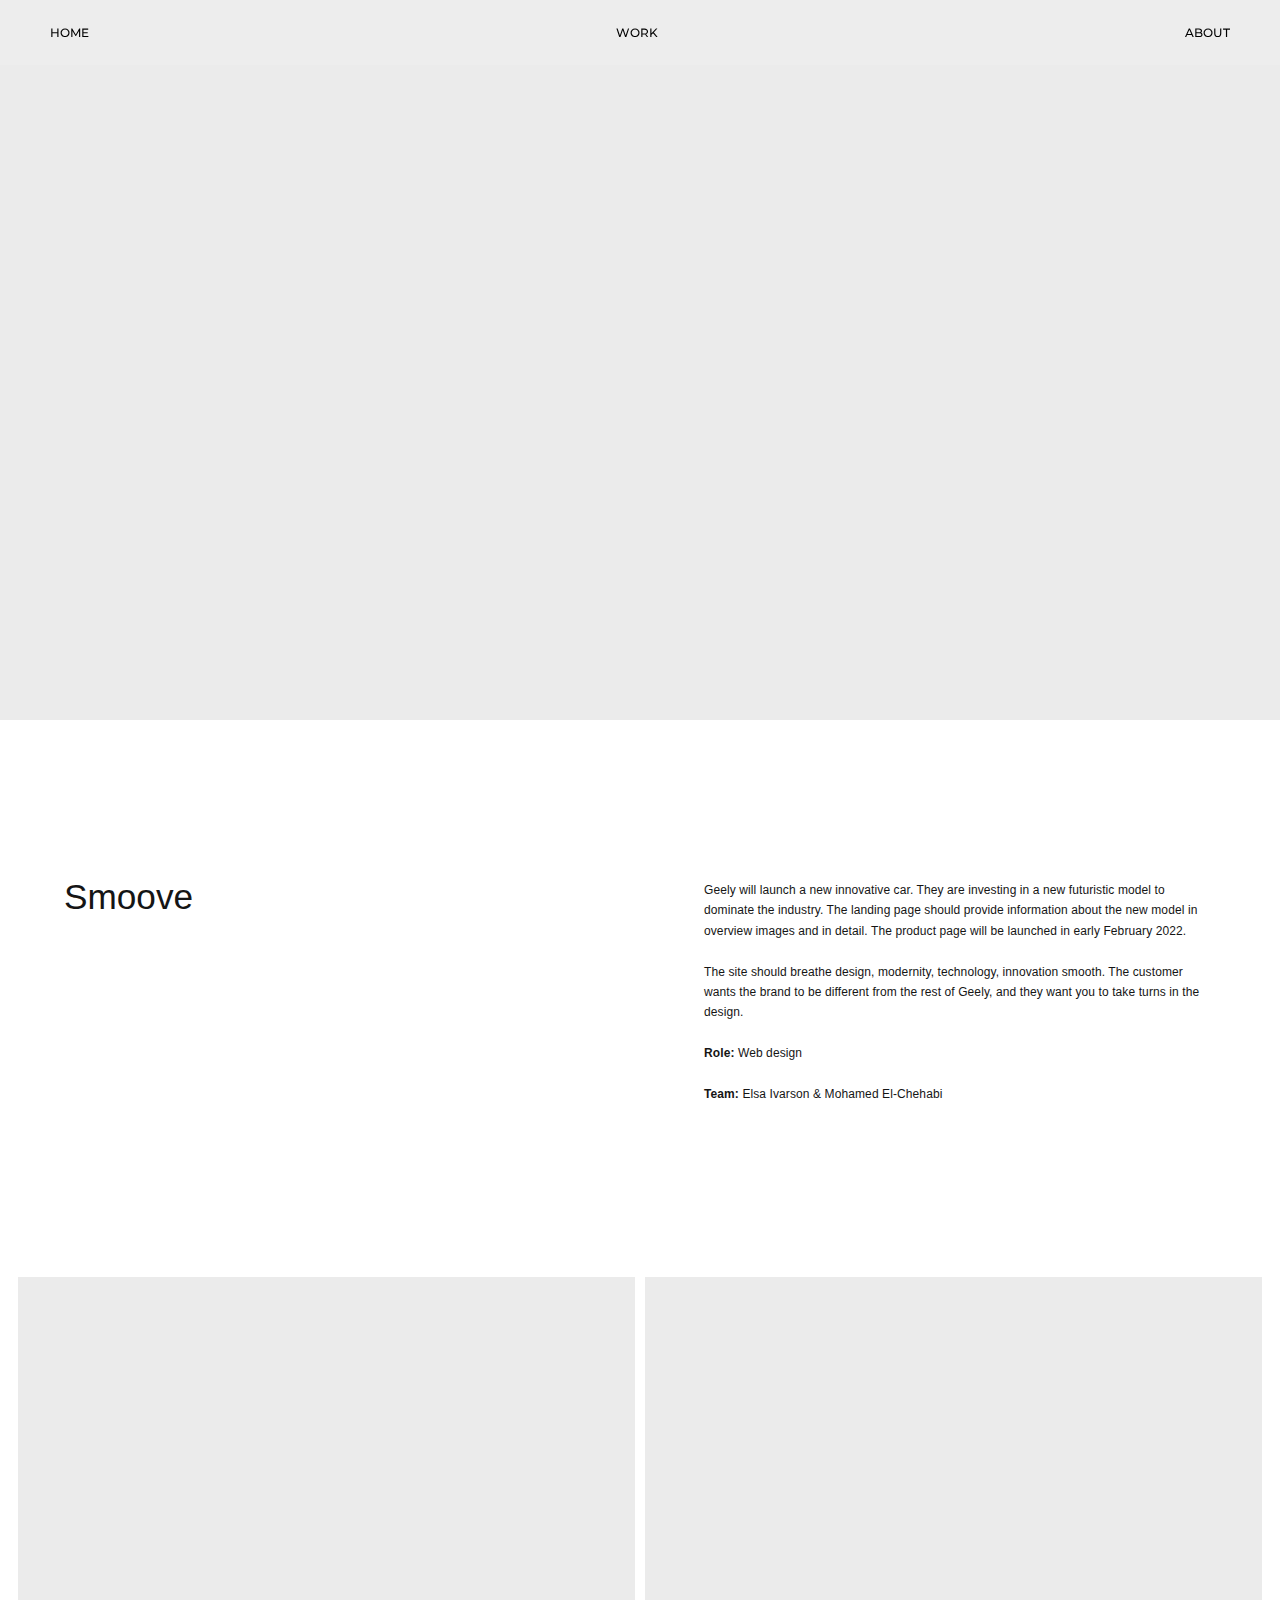
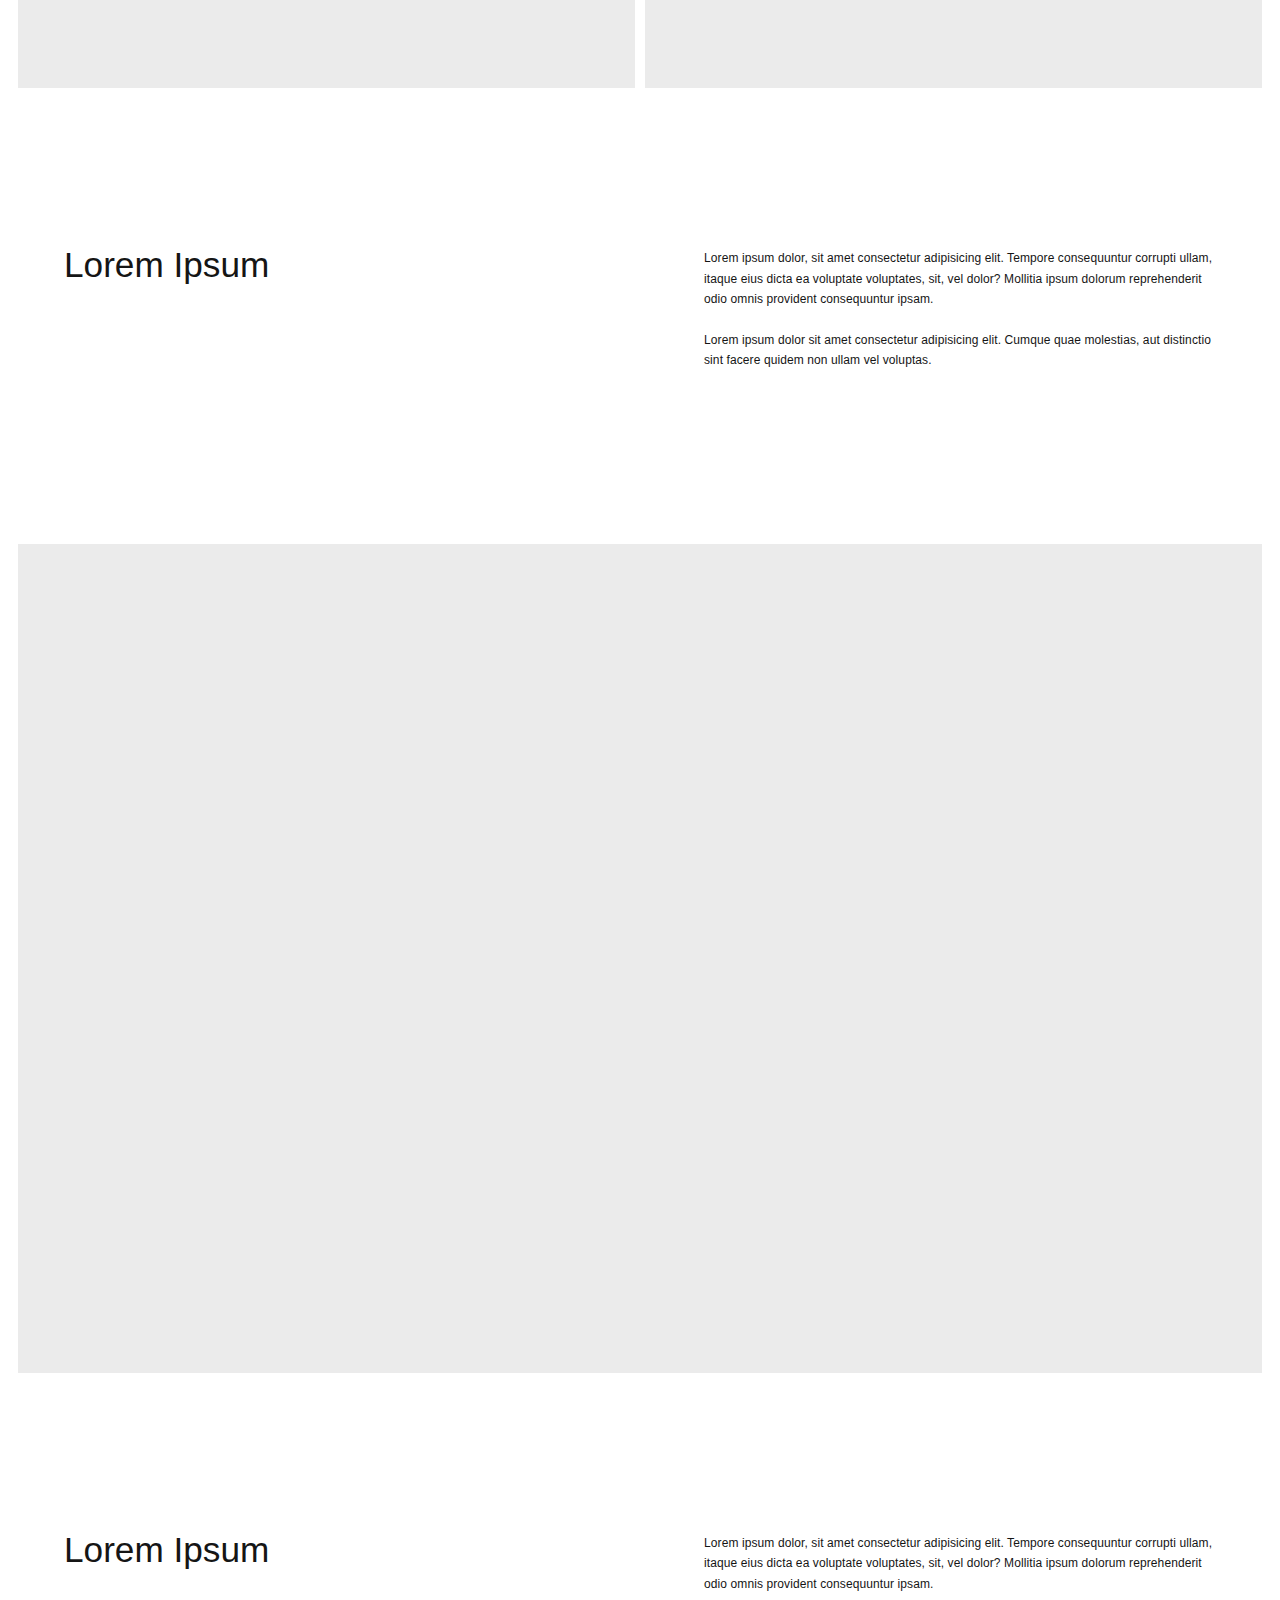
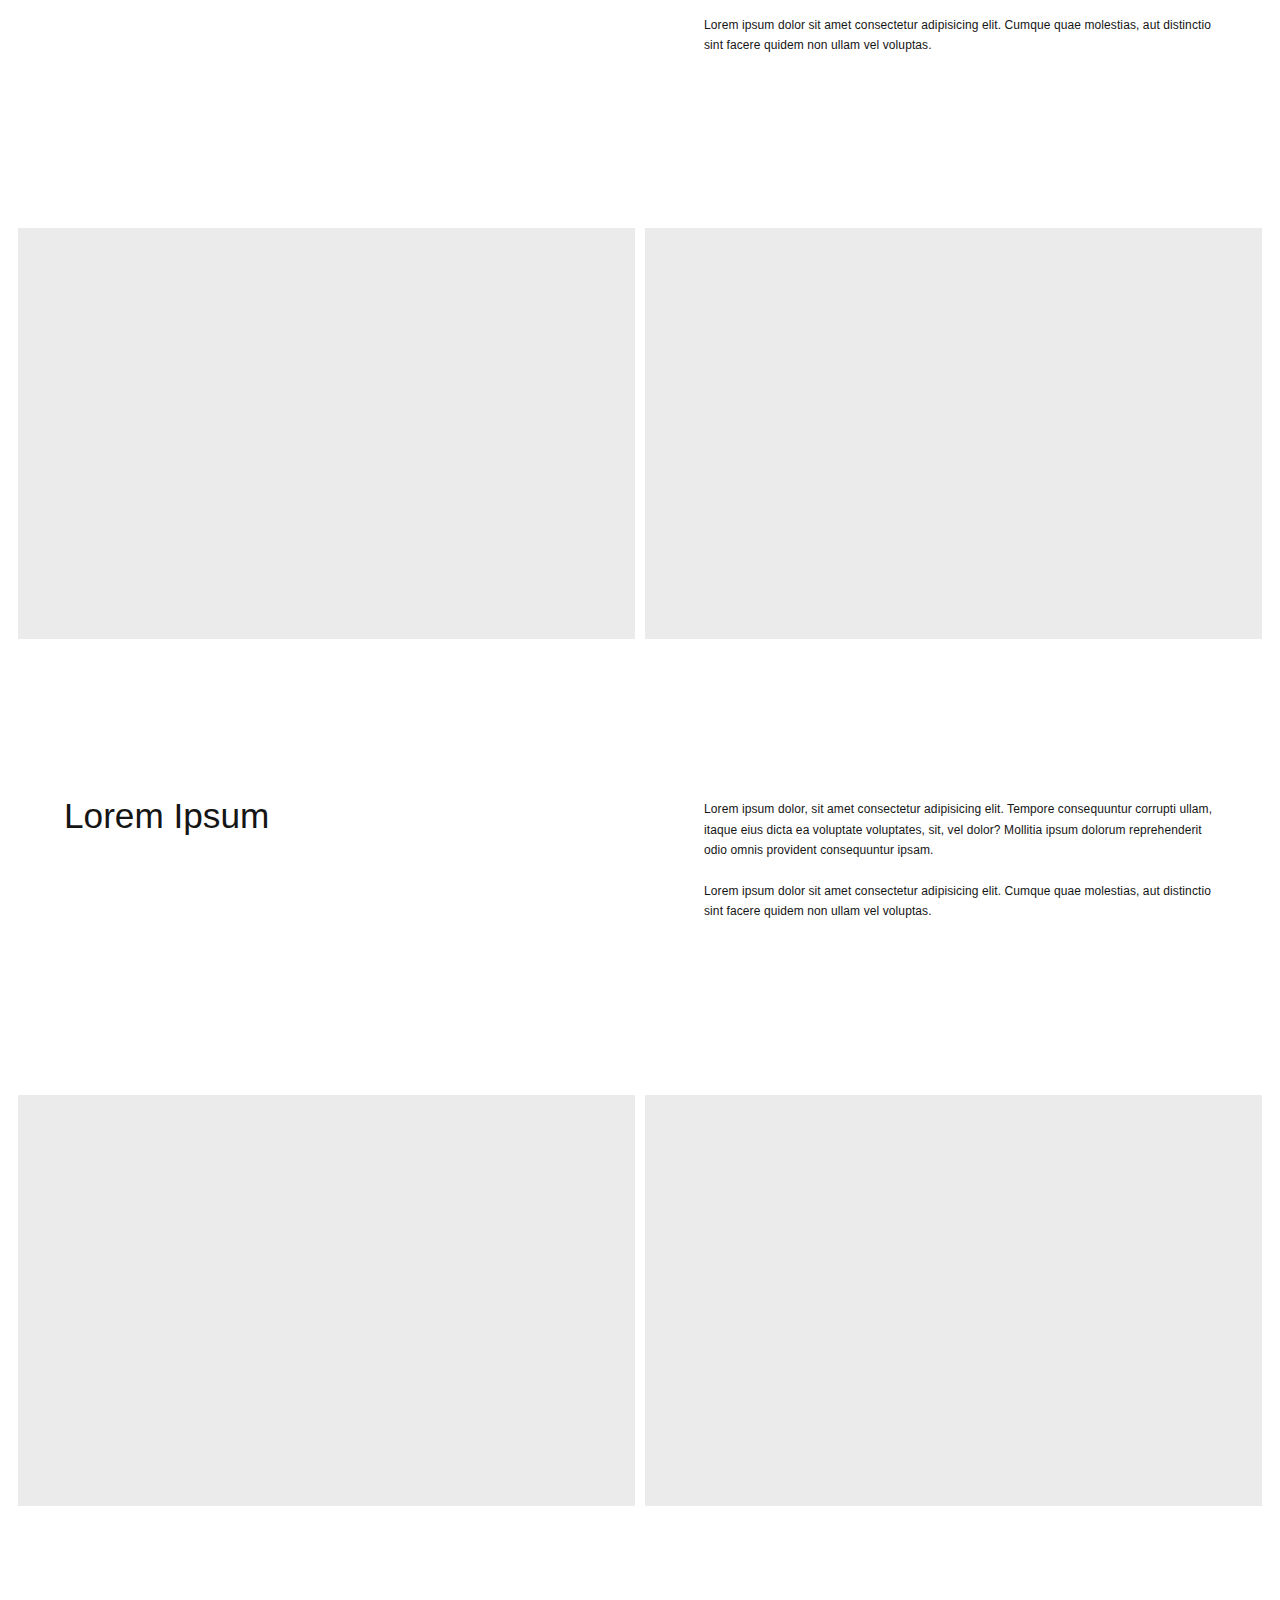
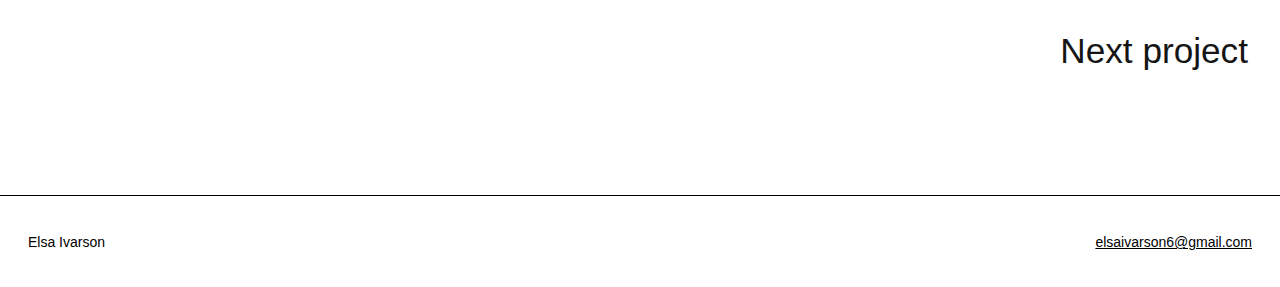
<file: smoove.html>
<!DOCTYPE html>
<html lang="en" dir="ltr">
  <head>
    <meta charset="utf-8" />
    <meta name="viewport" content="width=device-width, initial-scale=1.0" />
    <title>Elsa</title>
    <link rel="icon" href="images/Frame 10.png" />
    <link rel="stylesheet" href="css/case.css" />
    <link rel="preconnect" href="https://fonts.googleapis.com" />
    <link rel="preconnect" href="https://fonts.gstatic.com" crossorigin />
    <link
      href="https://fonts.googleapis.com/css2?family=Montserrat:wght@200;300;400;500;600&display=swap"
      rel="stylesheet"
    />
  </head>
  <body>
    <!-- meny-->
    <header>
      <div class="navigation">
        <a href="index.html">Home</a>
        <a href="index.html">Work</a>
        <a href="about.html">About</a>
      </div>
    </header>

    <!-- head img-->
    <div class="page-container">
      <div id="luxy" class="content-wrap">
        <div class="project-hero-container">
          <img
            src="images/grå.svg"
            loading="lazy"
            sizes="100vw"
            alt=""
            class="project-hero-img"
          />
        </div>
      </div>

      <!-- innehåll-->
      <div class="row">
        <div class="column">
          <h2>Smoove</h2>
        </div>
        <div class="column">
          <p>
            Geely will launch a new innovative car. They are investing in a new
            futuristic model to dominate the industry. The landing page should
            provide information about the new model in overview images and in
            detail. The product page will be launched in early February 2022.<br /><br />
            The site should breathe design, modernity, technology, innovation
            smooth. The customer wants the brand to be different from the rest
            of Geely, and they want you to take turns in the design.
            <br /><br />
            <strong>Role:</strong> Web design <br /><br />
            <strong>Team:</strong> Elsa Ivarson & Mohamed El-Chehabi
          </p>
        </div>
      </div>
      <section>
        <div><img src="images/grå.svg" alt /></div>
        <div><img src="images/grå.svg" alt /></div>
      </section>

      <div class="row">
        <div class="column">
          <h2>Lorem Ipsum</h2>
        </div>
        <div class="column">
          <p>
            Lorem ipsum dolor, sit amet consectetur adipisicing elit. Tempore
            consequuntur corrupti ullam, itaque eius dicta ea voluptate
            voluptates, sit, vel dolor? Mollitia ipsum dolorum reprehenderit
            odio omnis provident consequuntur ipsam.<br /><br />Lorem ipsum
            dolor sit amet consectetur adipisicing elit. Cumque quae molestias,
            aut distinctio sint facere quidem non ullam vel voluptas.
          </p>
        </div>
      </div>
      <section>
        <div><img src="images/grå.svg" alt /></div>
      </section>

      <div class="row">
        <div class="column">
          <h2>Lorem Ipsum</h2>
        </div>
        <div class="column">
          <p>
            Lorem ipsum dolor, sit amet consectetur adipisicing elit. Tempore
            consequuntur corrupti ullam, itaque eius dicta ea voluptate
            voluptates, sit, vel dolor? Mollitia ipsum dolorum reprehenderit
            odio omnis provident consequuntur ipsam.<br /><br />Lorem ipsum
            dolor sit amet consectetur adipisicing elit. Cumque quae molestias,
            aut distinctio sint facere quidem non ullam vel voluptas.
          </p>
        </div>
      </div>
      <section>
        <div><img src="images/grå.svg" alt /></div>
        <div><img src="images/grå.svg" alt /></div>
      </section>
      <div class="row">
        <div class="column">
          <h2>Lorem Ipsum</h2>
        </div>
        <div class="column">
          <p>
            Lorem ipsum dolor, sit amet consectetur adipisicing elit. Tempore
            consequuntur corrupti ullam, itaque eius dicta ea voluptate
            voluptates, sit, vel dolor? Mollitia ipsum dolorum reprehenderit
            odio omnis provident consequuntur ipsam.<br /><br />Lorem ipsum
            dolor sit amet consectetur adipisicing elit. Cumque quae molestias,
            aut distinctio sint facere quidem non ullam vel voluptas.
          </p>
        </div>
      </div>
      <section>
        <div><img src="images/grå.svg" alt /></div>
        <div><img src="images/grå.svg" alt /></div>
      </section>

      <div class="row">
        <div class="next-project">
          <a href="vaccin.html"><h3>Next project</h3></a>
        </div>
      </div>
    </div>

    <!-- innehåll slut -->

    <!-- footer -->
    <footer>
      <foot-container>
        <div class="contact">Elsa Ivarson</div>
        <div class="contact">
          <a class="footerlink" href="mailto:elsaivarson6@gmail.com"
            >elsaivarson6@gmail.com</a
          >
        </div>
      </foot-container>
    </footer>
  </body>
</html>
</file>
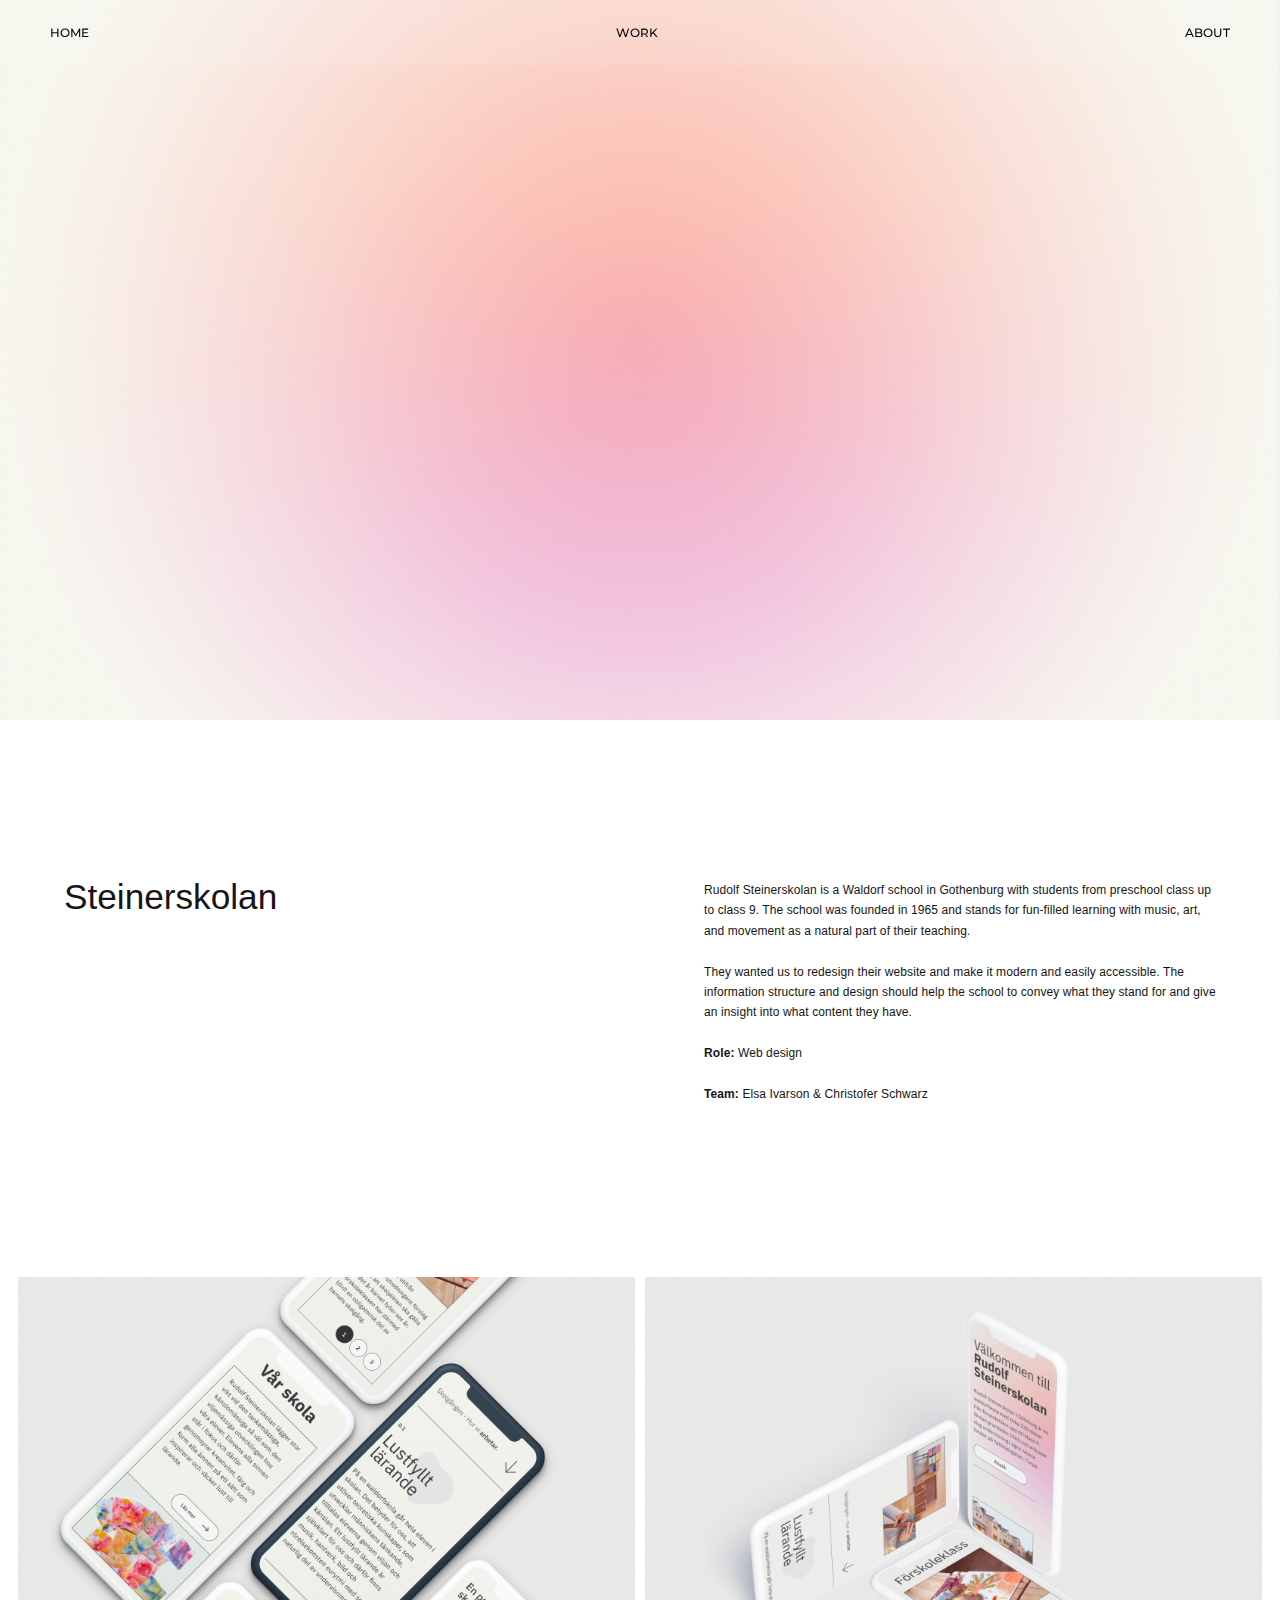
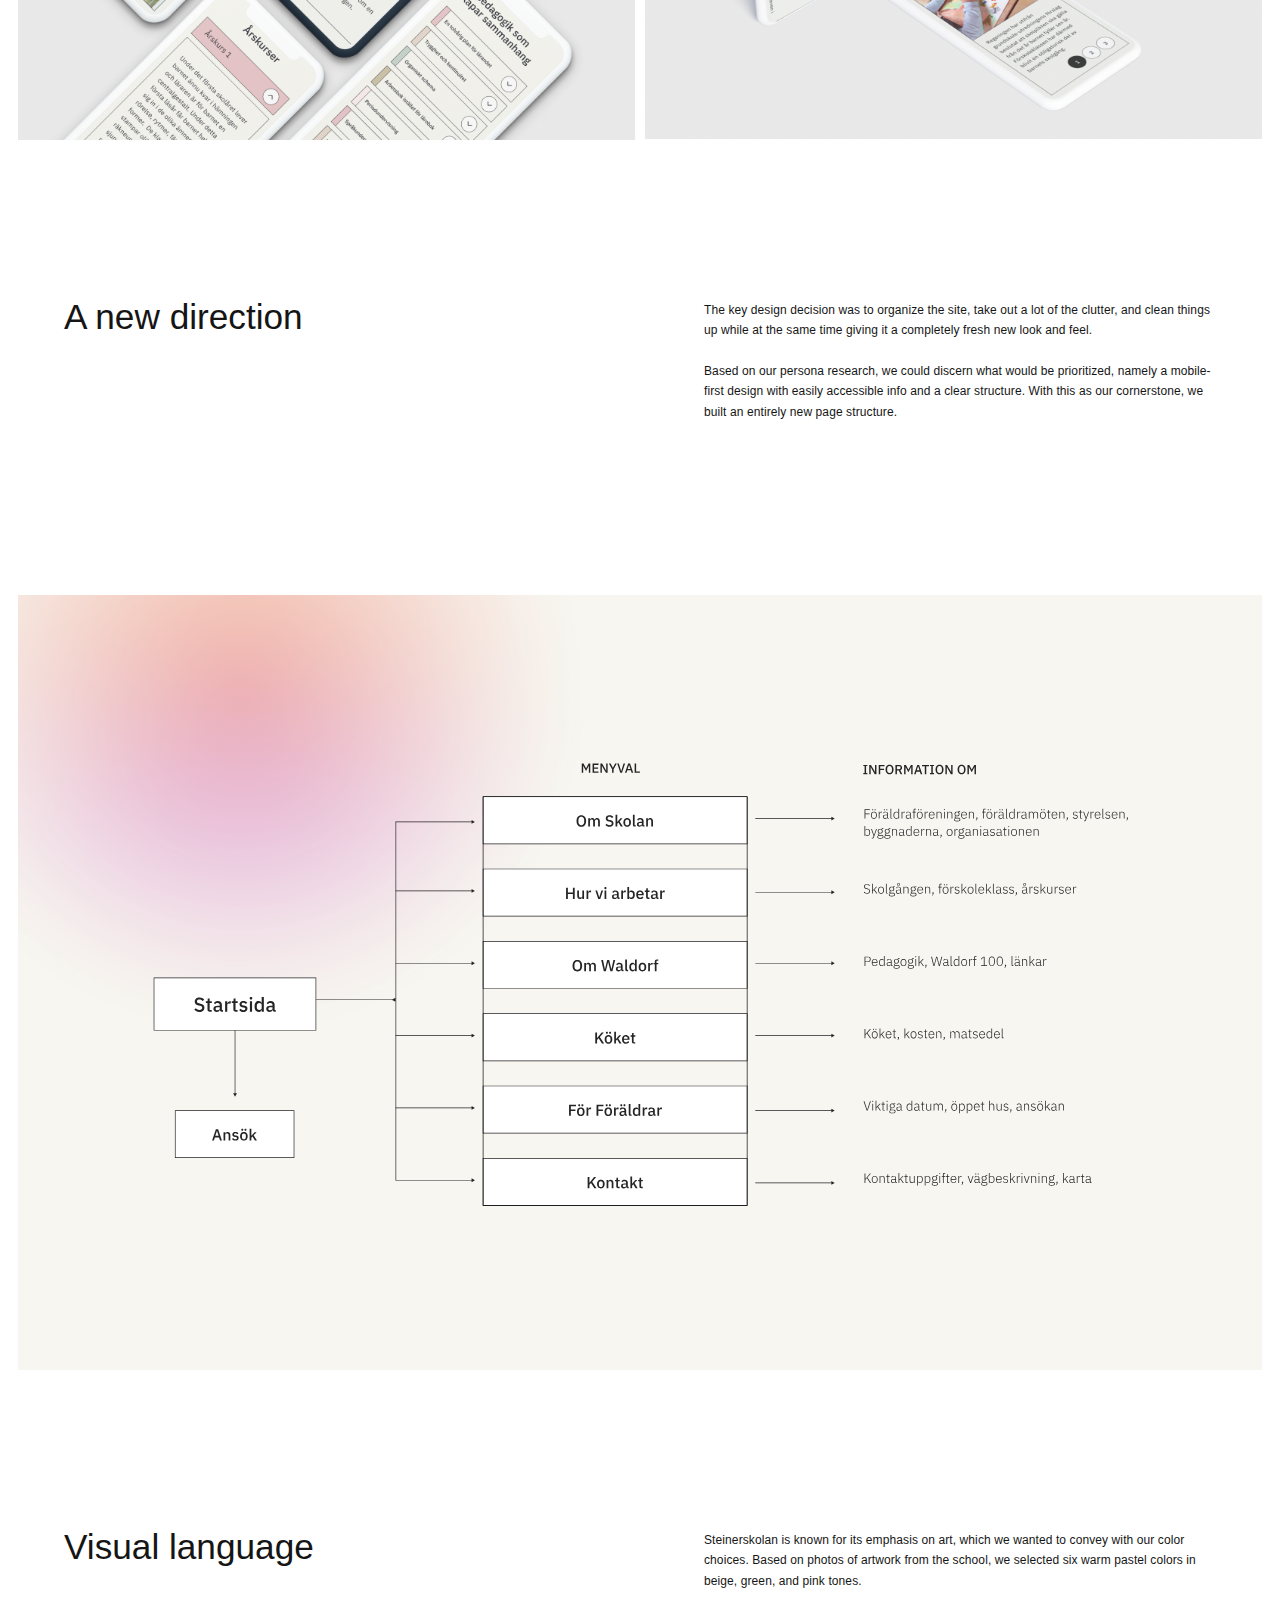
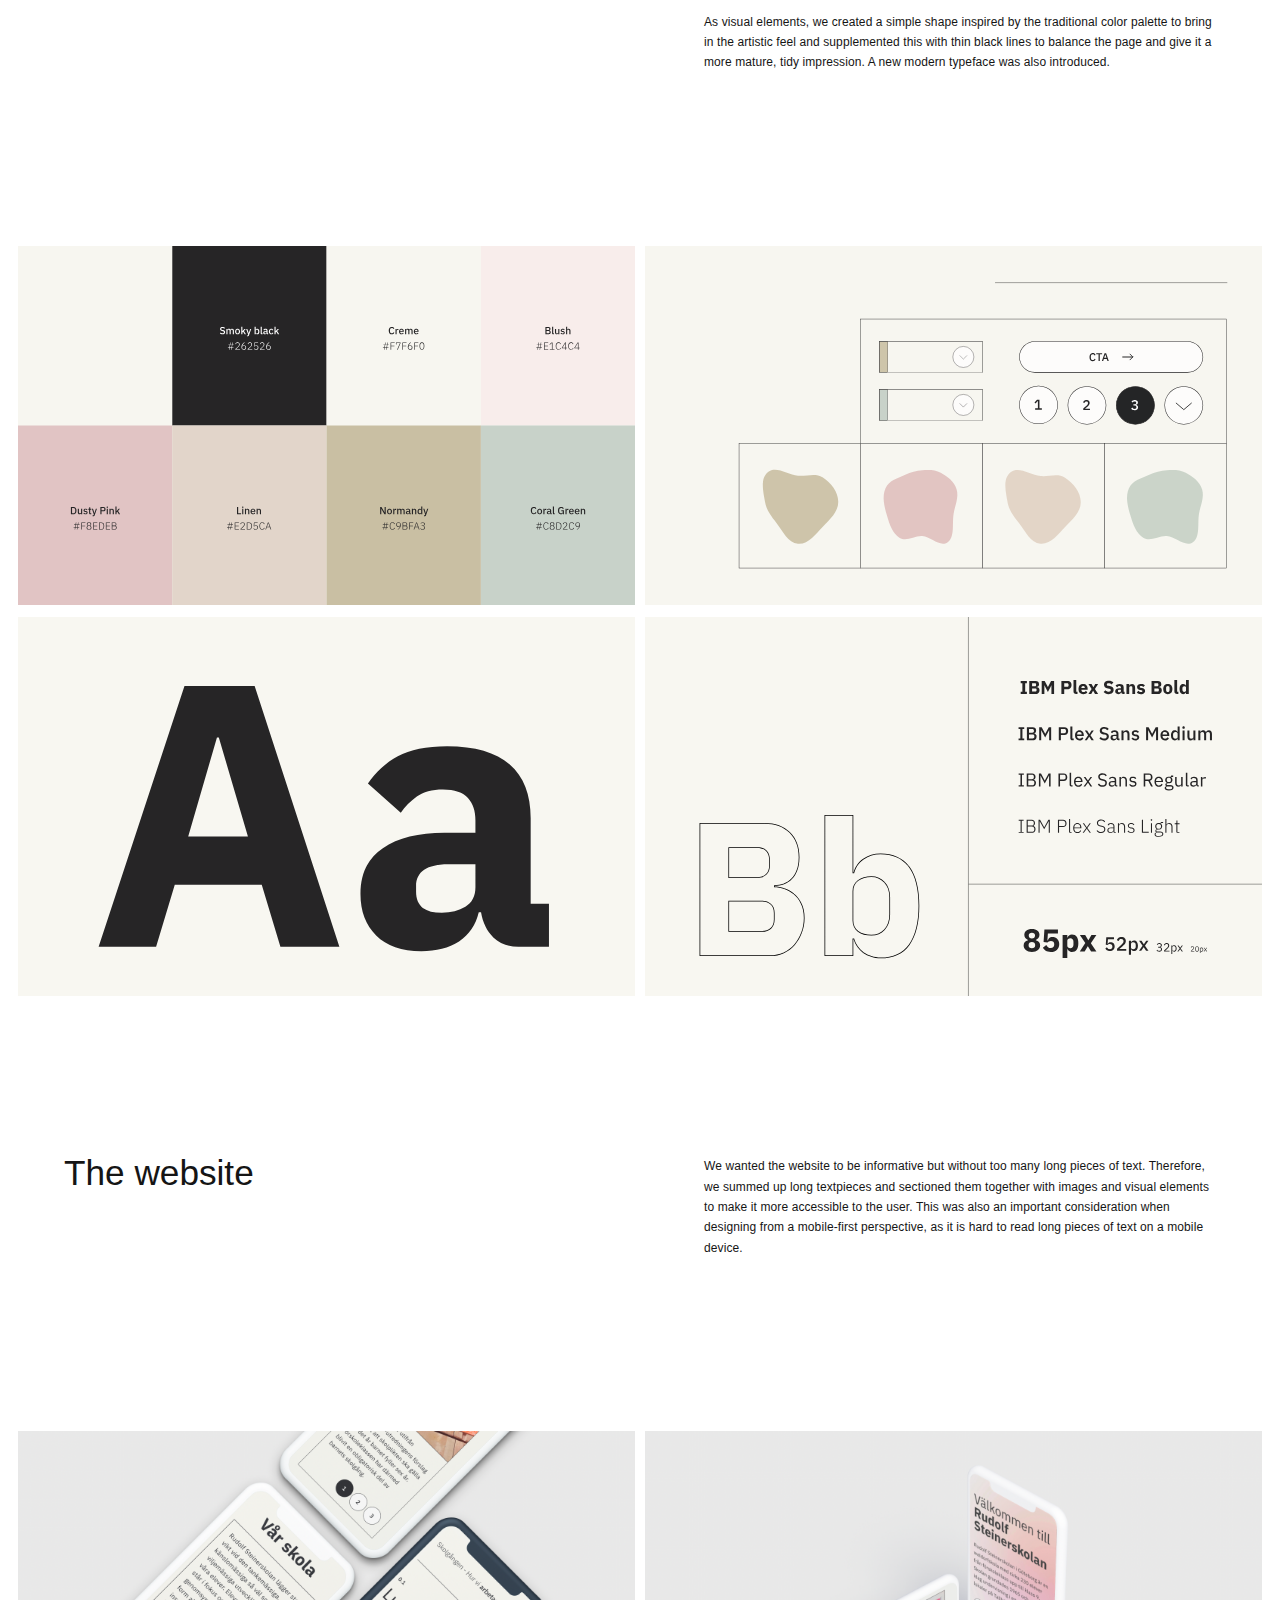
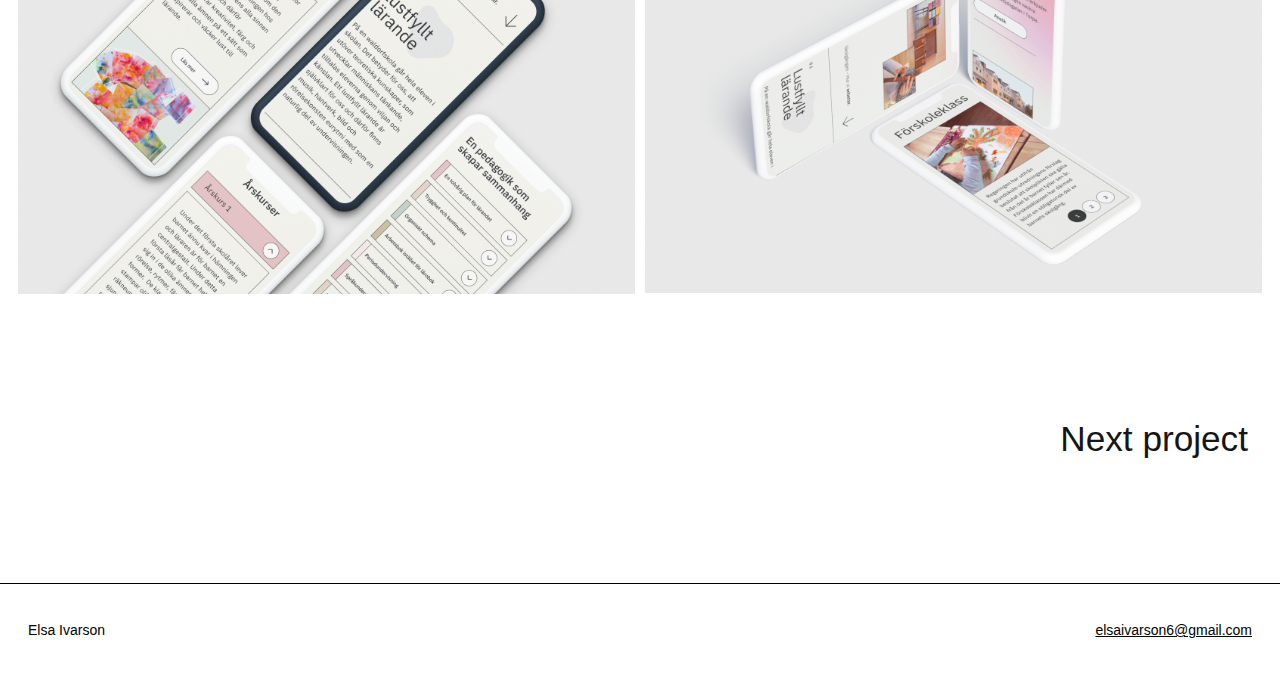
<file: steiner.html>
<!DOCTYPE html>
<html lang="en" dir="ltr">
  <head>
    <meta charset="utf-8" />
    <meta name="viewport" content="width=device-width, initial-scale=1.0" />
    <title>Elsa</title>
    <link rel="icon" href="images/Frame 10.png" />
    <link rel="stylesheet" href="css/case.css" />
    <link rel="preconnect" href="https://fonts.googleapis.com" />
    <link rel="preconnect" href="https://fonts.gstatic.com" crossorigin />
    <link
      href="https://fonts.googleapis.com/css2?family=Montserrat:wght@200;300;400;500;600&display=swap"
      rel="stylesheet"
    />
  </head>
  <body>
    <!-- meny-->
    <header>
      <div class="navigation">
        <a href="index.html">Home</a>
        <a href="index.html">Work</a>
        <a href="about.html">About</a>
      </div>
    </header>

    <!-- head img-->
    <div class="page-container">
      <div id="luxy" class="content-wrap">
        <div class="project-hero-container">
          <img
            src="images/gaussian.png"
            loading="lazy"
            sizes="100vw"
            alt=""
            class="project-hero-img"
          />
        </div>
      </div>

      <!-- innehåll-->
      <div class="row">
        <div class="column">
          <h2>Steinerskolan</h2>
        </div>
        <div class="column">
          <p>
            Rudolf Steinerskolan is a Waldorf school in Gothenburg with students
            from preschool class up to class 9. The school was founded in 1965
            and stands for fun-filled learning with music, art, and movement as
            a natural part of their teaching.<br /><br />They wanted us to
            redesign their website and make it modern and easily accessible. The
            information structure and design should help the school to convey
            what they stand for and give an insight into what content they have.
            <br /><br />
            <strong>Role:</strong> Web design <br /><br />
            <strong>Team:</strong> Elsa Ivarson & Christofer Schwarz
          </p>
        </div>
      </div>
      <section>
        <div><img src="images/rudolf2.png" alt /></div>
        <div><img src="images/rudolf5.png" alt /></div>
      </section>

      <div class="row">
        <div class="column">
          <h2>A new direction</h2>
        </div>
        <div class="column">
          <p>
            The key design decision was to organize the site, take out a lot of
            the clutter, and clean things up while at the same time giving it a
            completely fresh new look and feel.<br /><br />Based on our persona
            research, we could discern what would be prioritized, namely a
            mobile-first design with easily accessible info and a clear
            structure. With this as our cornerstone, we built an entirely new
            page structure.
          </p>
        </div>
      </div>
      <section>
        <div><img src="images/struktur.svg" alt /></div>
      </section>

      <div class="row">
        <div class="column">
          <h2>Visual language</h2>
        </div>
        <div class="column">
          <p>
            Steinerskolan is known for its emphasis on art, which we wanted to
            convey with our color choices. Based on photos of artwork from the
            school, we selected six warm pastel colors in beige, green, and pink
            tones.<br /><br />As visual elements, we created a simple shape
            inspired by the traditional color palette to bring in the artistic
            feel and supplemented this with thin black lines to balance the page
            and give it a more mature, tidy impression. A new modern typeface
            was also introduced.
          </p>
        </div>
      </div>
      <section>
        <div><img src="images/Frame 21.svg" alt /></div>
        <div><img src="images/Frame 19.svg" alt /></div>
      </section>
      <section>
        <div><img src="images/font1.svg" alt /></div>
        <div><img src="images/font2.svg" alt /></div>
      </section>
      <div class="row">
        <div class="column">
          <h2>The website</h2>
        </div>
        <div class="column">
          <p>
            We wanted the website to be informative but without too many long
            pieces of text. Therefore, we summed up long textpieces and
            sectioned them together with images and visual elements to make it
            more accessible to the user. This was also an important
            consideration when designing from a mobile-first perspective, as it
            is hard to read long pieces of text on a mobile device.
          </p>
        </div>
      </div>
      <section>
        <div><img src="images/rudolf2.png" alt /></div>
        <div><img src="images/rudolf5.png" alt /></div>
      </section>

      <div class="row">
        <div class="next-project">
          <a href="wasteless.html"><h3>Next project</h3></a>
        </div>
      </div>
    </div>

    <!-- innehåll slut -->

    <!-- footer -->
    <footer>
      <foot-container>
        <div class="contact">Elsa Ivarson</div>
        <div class="contact">
          <a class="footerlink" href="mailto:elsaivarson6@gmail.com"
            >elsaivarson6@gmail.com</a
          >
        </div>
      </foot-container>
    </footer>
  </body>
</html>
</file>
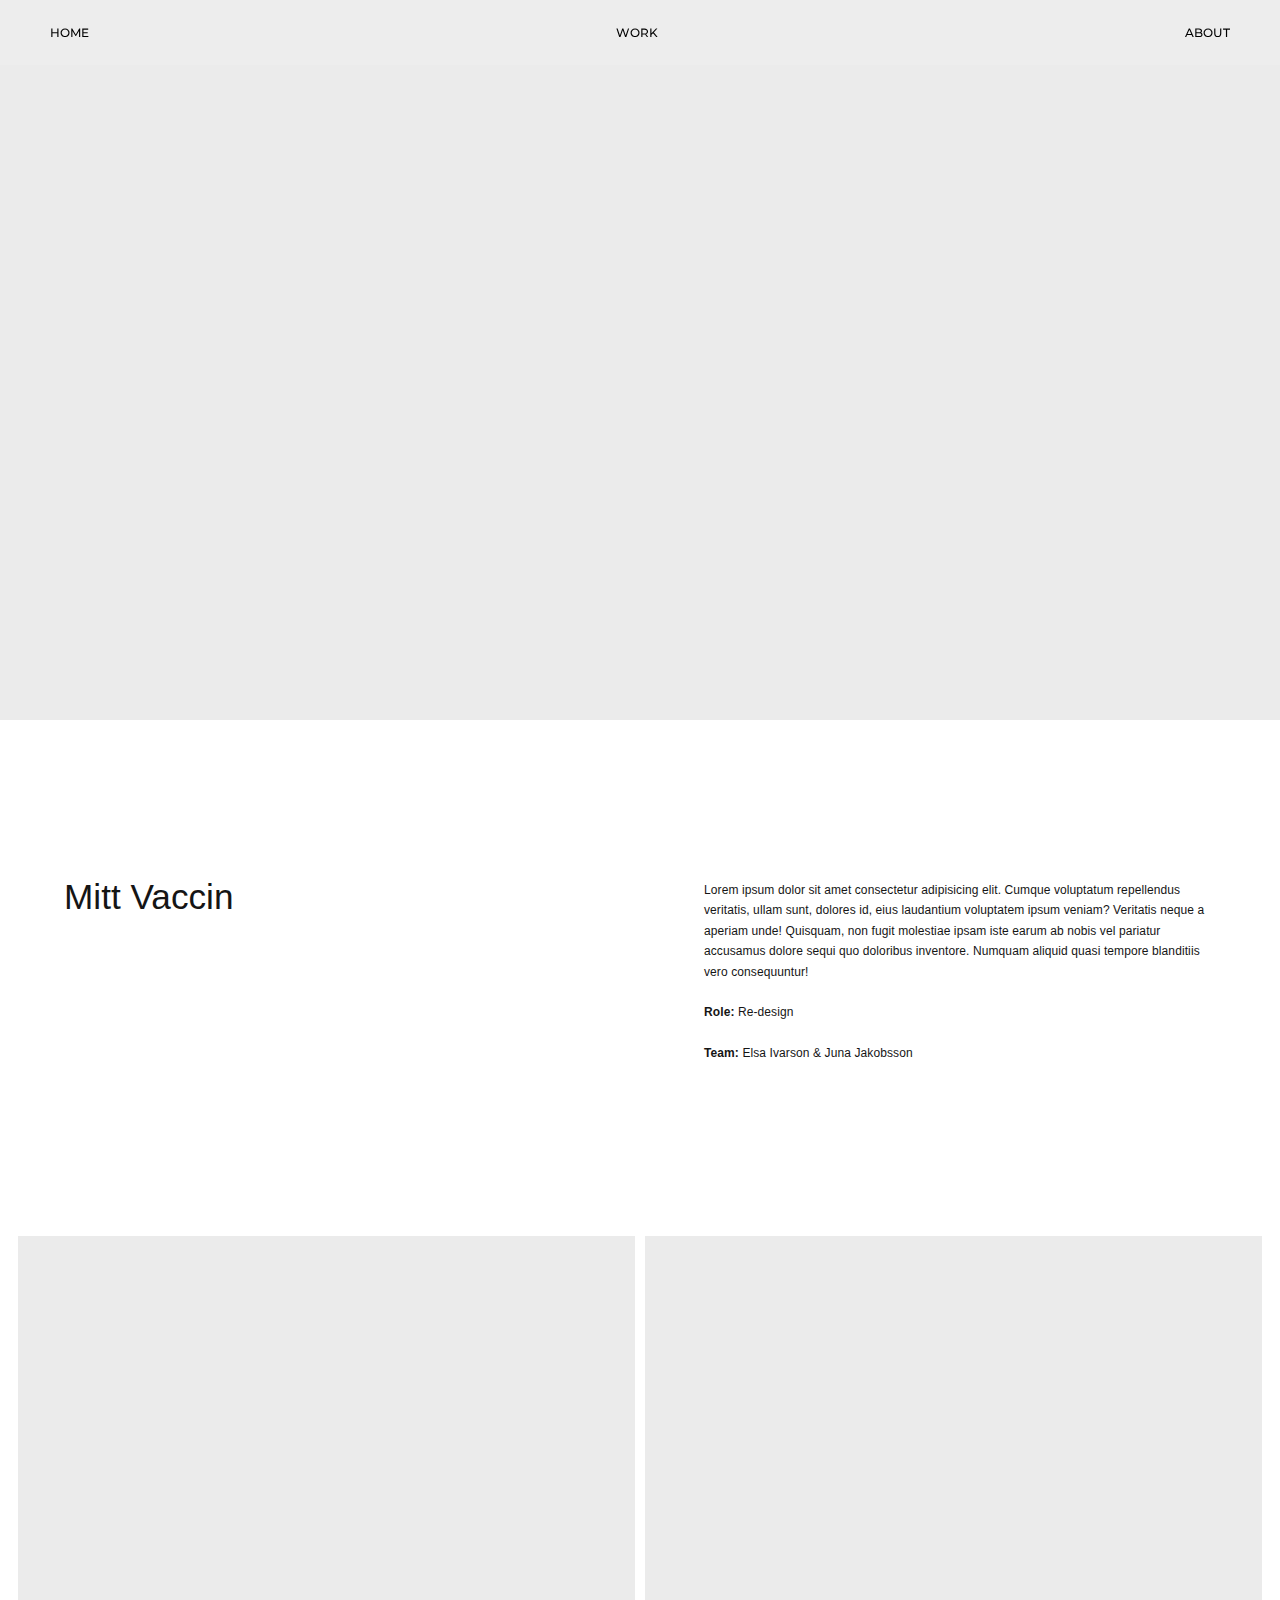
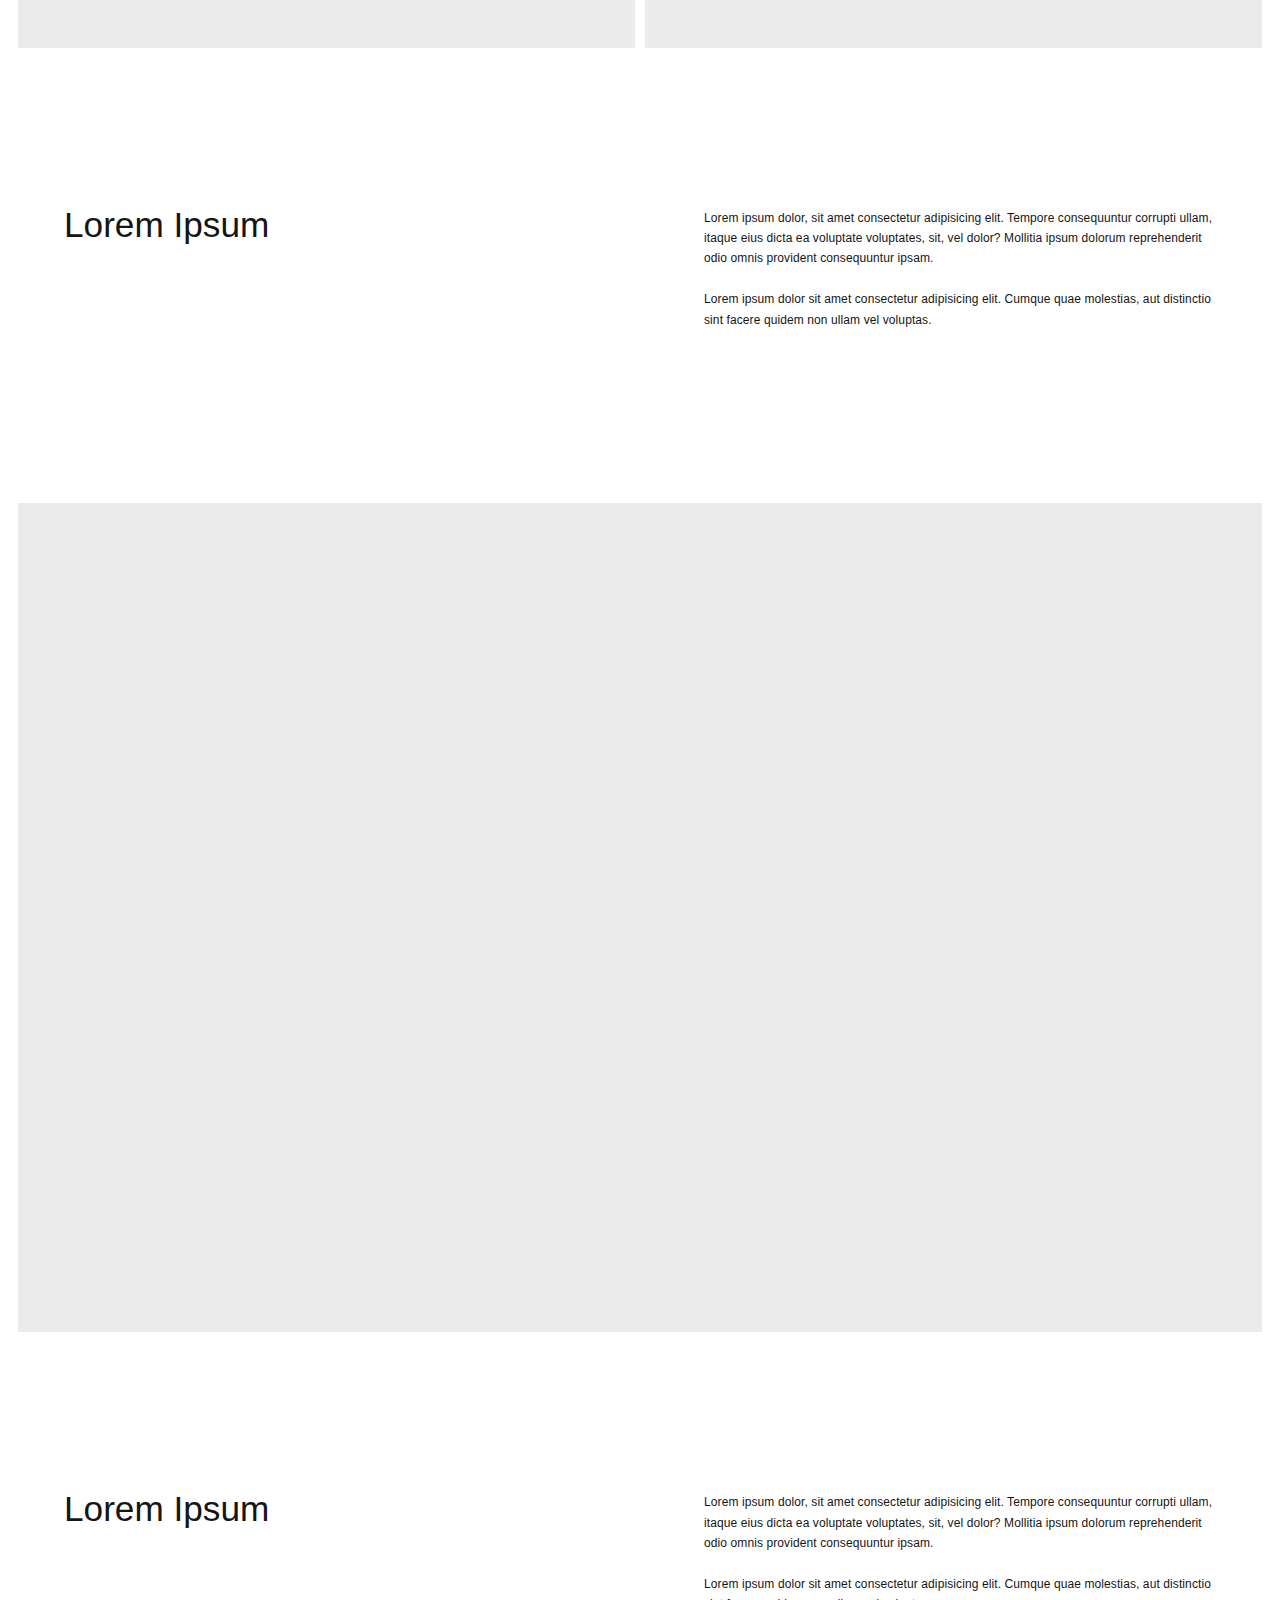
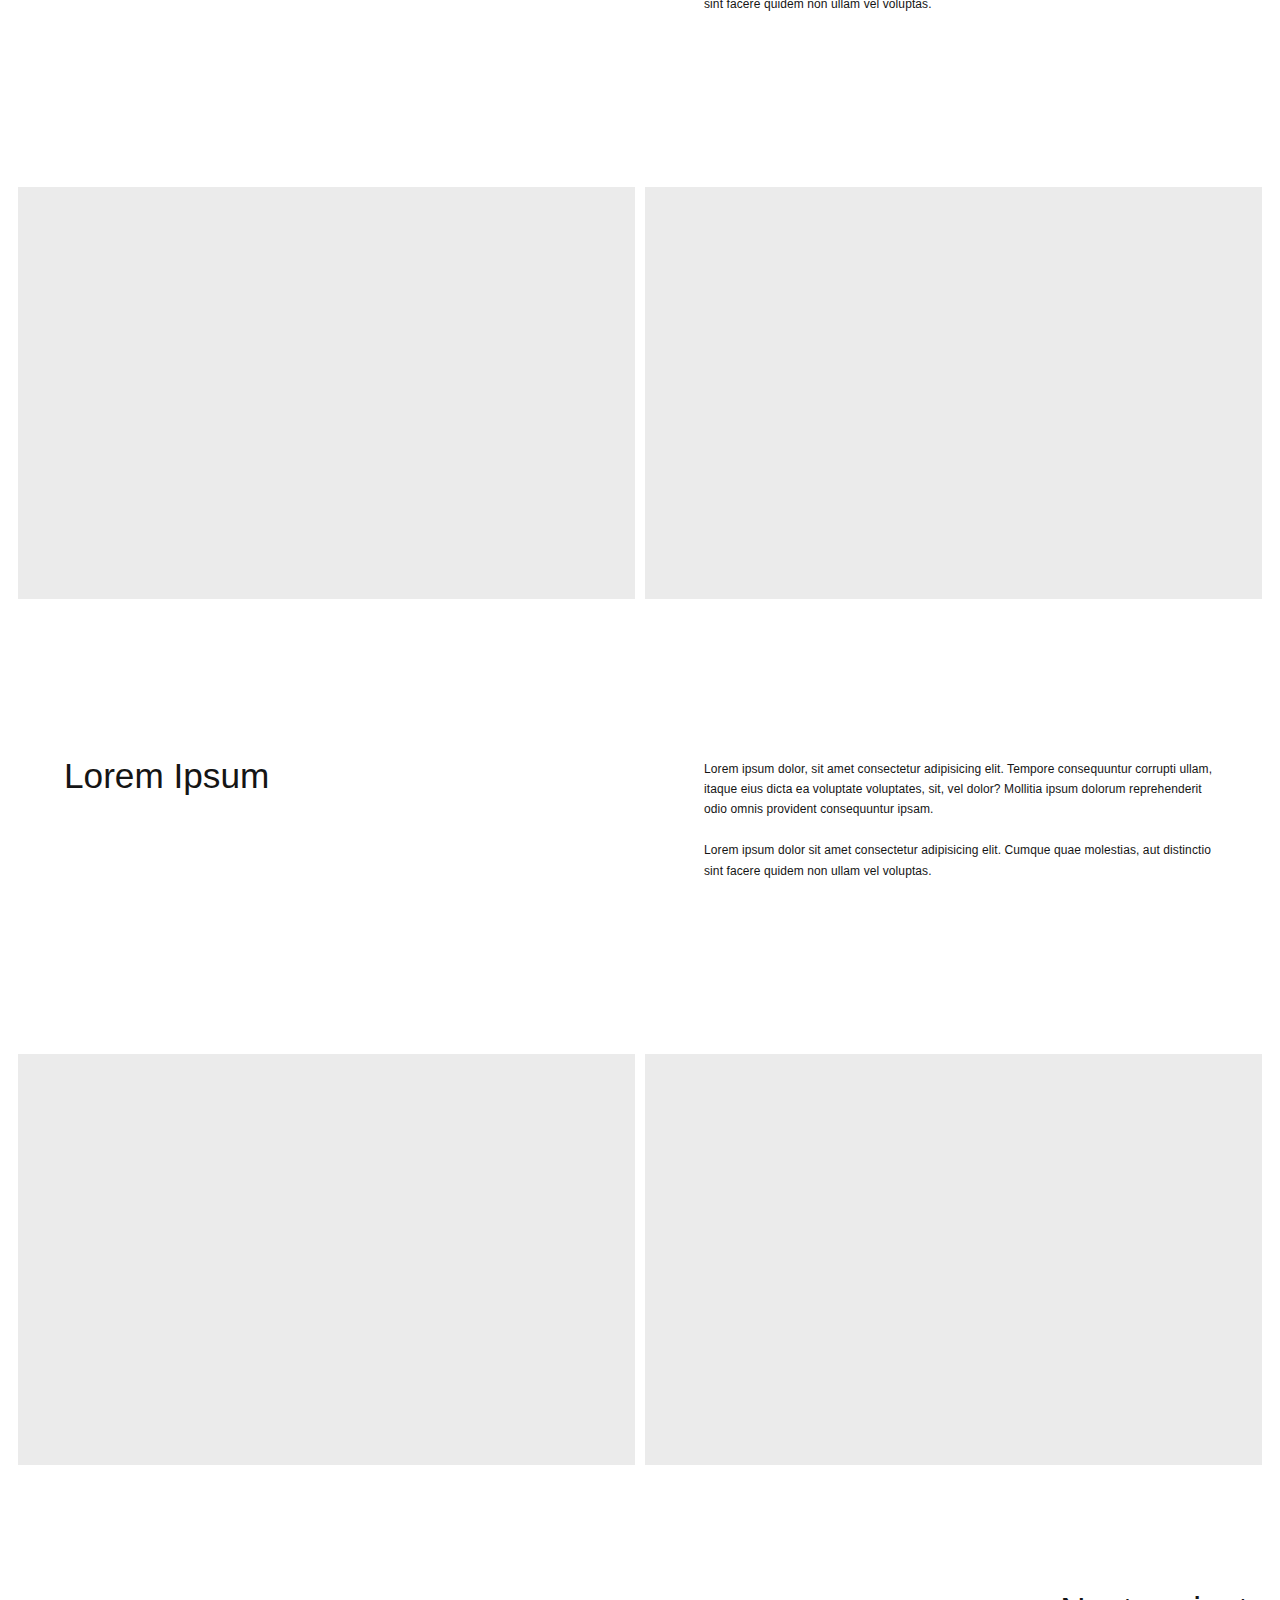
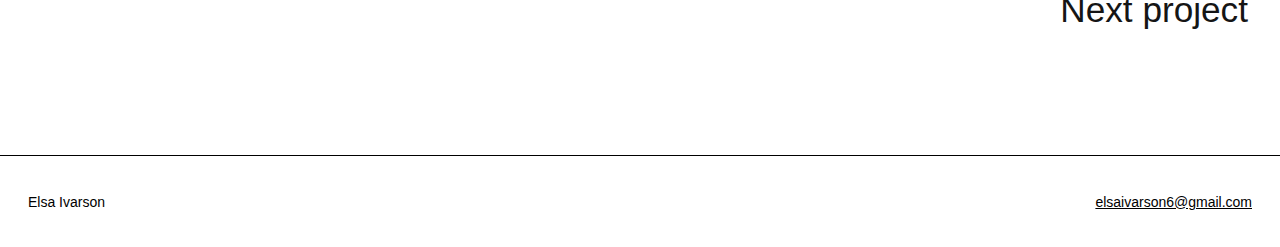
<file: vaccin.html>
<!DOCTYPE html>
<html lang="en" dir="ltr">
  <head>
    <meta charset="utf-8" />
    <meta name="viewport" content="width=device-width, initial-scale=1.0" />
    <title>Elsa</title>
    <link rel="icon" href="images/Frame 10.png" />
    <link rel="stylesheet" href="css/case.css" />
    <link rel="preconnect" href="https://fonts.googleapis.com" />
    <link rel="preconnect" href="https://fonts.gstatic.com" crossorigin />
    <link
      href="https://fonts.googleapis.com/css2?family=Montserrat:wght@200;300;400;500;600&display=swap"
      rel="stylesheet"
    />
  </head>
  <body>
    <!-- meny-->
    <header>
      <div class="navigation">
        <a href="index.html">Home</a>
        <a href="index.html">Work</a>
        <a href="about.html">About</a>
      </div>
    </header>

    <!-- head img-->
    <div class="page-container">
      <div id="luxy" class="content-wrap">
        <div class="project-hero-container">
          <img
            src="images/grå.svg"
            loading="lazy"
            sizes="100vw"
            alt=""
            class="project-hero-img"
          />
        </div>
      </div>

      <!-- innehåll-->
      <div class="row">
        <div class="column">
          <h2>Mitt Vaccin</h2>
        </div>
        <div class="column">
          <p>
            Lorem ipsum dolor sit amet consectetur adipisicing elit. Cumque
            voluptatum repellendus veritatis, ullam sunt, dolores id, eius
            laudantium voluptatem ipsum veniam? Veritatis neque a aperiam unde!
            Quisquam, non fugit molestiae ipsam iste earum ab nobis vel pariatur
            accusamus dolore sequi quo doloribus inventore. Numquam aliquid
            quasi tempore blanditiis vero consequuntur!
            <br /><br />
            <strong>Role:</strong> Re-design <br /><br />
            <strong>Team:</strong> Elsa Ivarson & Juna Jakobsson
          </p>
        </div>
      </div>
      <section>
        <div><img src="images/grå.svg" alt /></div>
        <div><img src="images/grå.svg" alt /></div>
      </section>

      <div class="row">
        <div class="column">
          <h2>Lorem Ipsum</h2>
        </div>
        <div class="column">
          <p>
            Lorem ipsum dolor, sit amet consectetur adipisicing elit. Tempore
            consequuntur corrupti ullam, itaque eius dicta ea voluptate
            voluptates, sit, vel dolor? Mollitia ipsum dolorum reprehenderit
            odio omnis provident consequuntur ipsam.<br /><br />Lorem ipsum
            dolor sit amet consectetur adipisicing elit. Cumque quae molestias,
            aut distinctio sint facere quidem non ullam vel voluptas.
          </p>
        </div>
      </div>
      <section>
        <div><img src="images/grå.svg" alt /></div>
      </section>

      <div class="row">
        <div class="column">
          <h2>Lorem Ipsum</h2>
        </div>
        <div class="column">
          <p>
            Lorem ipsum dolor, sit amet consectetur adipisicing elit. Tempore
            consequuntur corrupti ullam, itaque eius dicta ea voluptate
            voluptates, sit, vel dolor? Mollitia ipsum dolorum reprehenderit
            odio omnis provident consequuntur ipsam.<br /><br />Lorem ipsum
            dolor sit amet consectetur adipisicing elit. Cumque quae molestias,
            aut distinctio sint facere quidem non ullam vel voluptas.
          </p>
        </div>
      </div>
      <section>
        <div><img src="images/grå.svg" alt /></div>
        <div><img src="images/grå.svg" alt /></div>
      </section>
      <div class="row">
        <div class="column">
          <h2>Lorem Ipsum</h2>
        </div>
        <div class="column">
          <p>
            Lorem ipsum dolor, sit amet consectetur adipisicing elit. Tempore
            consequuntur corrupti ullam, itaque eius dicta ea voluptate
            voluptates, sit, vel dolor? Mollitia ipsum dolorum reprehenderit
            odio omnis provident consequuntur ipsam.<br /><br />Lorem ipsum
            dolor sit amet consectetur adipisicing elit. Cumque quae molestias,
            aut distinctio sint facere quidem non ullam vel voluptas.
          </p>
        </div>
      </div>
      <section>
        <div><img src="images/grå.svg" alt /></div>
        <div><img src="images/grå.svg" alt /></div>
      </section>

      <div class="row">
        <div class="next-project">
          <a href="steiner.html"><h3>Next project</h3></a>
        </div>
      </div>
    </div>

    <!-- innehåll slut -->

    <!-- footer -->
    <footer>
      <foot-container>
        <div class="contact">Elsa Ivarson</div>
        <div class="contact">
          <a class="footerlink" href="mailto:elsaivarson6@gmail.com"
            >elsaivarson6@gmail.com</a
          >
        </div>
      </foot-container>
    </footer>
  </body>
</html>
</file>
<file: css/case.css>
* {
  margin: 0;
  padding: 0;
  box-sizing: border-box;
  font-family: "Helvetica Neue", Helvetica, Arial, sans-serif;
  scroll-behavior: smooth;
}

/*------------  NAVBAR ------------ */
header {
  z-index: 999;
  position: fixed;
  background: rgba(255, 255, 255, 0.1);
  top: 0;
  width: 100%;
  padding: 25px 50px;
  display: flex;
  justify-content: space-around;
  transition: 0.5s ease;
}

header.sticky {
  background: rgba(255, 255, 255, 0.7);
  padding: 10px 200px;
}

header .navigation {
  display: flex;
  width: 100%;
  justify-content: space-between;
}

header .navigation a {
  font-family: "Montserrat", sans-serif;
  color: #000;
  font-size: 12px;
  font-weight: 500;
  text-transform: uppercase;
  text-decoration: none;
}

header .navigation a:hover {
  color: #c8fe93;
}

header.sticky .navigation a:hover {
  color: #000;
}
/* ------------ NAVBAR SLUT ------------ */

/*  ------------ CONTENT  ------------*/

.page-container {
  position: relative;
  display: block;
  min-height: 100vh;
  justify-content: center;
  align-items: center;
}
.content-wrap {
  position: static;
  overflow: hidden;
  min-height: auto;
  padding-bottom: ;
}

.project-hero-container {
  position: relative;
  width: 100%;
  height: 80vh;
  max-height: none;
  min-height: 0;
  padding-top: 0;
  padding-right: 0;
  padding-left: 0;
}

.project-hero-img {
  position: static;
  display: block;
  width: 100%;
  height: 100%;
  max-width: none;
  -o-object-fit: cover;
  object-fit: cover;
}

/* INNEHÅLL */

.column {
  float: left;
  width: 50%;
  padding: 4em;
  padding-top: 10em;
  padding-right: 4em;
  padding-bottom: 10em;
}

.column-last {
  float: left;
  height: 20em;
  width: 50%;
  padding: 4em;
  padding-top: 6.5em;
  padding-right: 3em;
  padding-bottom: 4em;
}

h2 {
  margin-top: 0;
  margin-bottom: 0;
  font-family: "HelveticaNeue-Light", "Helvetica Neue Light", "Helvetica Neue",
    Helvetica, Arial, sans-serif;
  color: #151515;
  font-size: 2.2em;
  line-height: 0.95;
  font-weight: 300;
}

p {
  max-width: 80ch;
  margin-bottom: 0;
  font-family: "HelveticaNeue-Light", "Helvetica Neue Light", "Helvetica Neue",
    Helvetica, Arial, sans-serif;
  color: #151515;
  font-size: 12px;
  line-height: 1.7;
  font-weight: 400;
  letter-spacing: 0.1px;
}

section {
  padding: 1vw;
  padding-bottom: 0;
  font-size: 0;
  flex-flow: row wrap;
  display: flex;
}

section div {
  flex: auto;
  width: 600px;
  margin-left: 0.4vw;
  margin-right: 0.4vw;
  margin-top: 0;
  margin-bottom: 0;
}

section div img {
  width: 100%;
  height: auto;
}

.img-big {
  width: 100%;
}

.next-project h3 {
  font-family: "HelveticaNeue-Light", "Helvetica Neue Light", "Helvetica Neue",
    Helvetica, Arial, sans-serif;
  color: #151515;
  font-size: 2.2em;
  line-height: 0.95;
  font-weight: 300;
  transition: 0.3s;
}

.next-project {
  padding-top: 8em;
  padding-bottom: 8em;
  margin-right: 32px;
  text-align: right;
}

.next-project a {
  text-decoration: none;
}

.next-project h3:hover {
  color: #15151594;
}

/*  ------------ FOOTER ------------  */
footer {
  left: 0;
  bottom: 0;
  width: 100%;
  border-top: 1px solid #000;
  background-color: #fff;
  color: #000;
  padding: 10px;
}

.footerlink {
  color: #000;
}

.footerlink:hover {
  color: #c3d2f1;
}

foot-container {
  font-family: "HelveticaNeue-Light", "Helvetica Neue Light", "Helvetica Neue",
    Helvetica, Arial, "Lucida Grande", sans-serif;
  font-size: 14px;
  height: 70px;
  padding-left: 32px;
  padding-right: 32px;
  display: flex;
  justify-content: space-between;
  align-items: center;
  margin-top: 1px;
}

/* ------------ RESPONSIVT ------- */

@media (max-width: 640px) {
  header {
    padding: 23px 24px;
  }

  .column {
    width: 100%;
    padding: 1.5em;
  }

  .column h2 {
    margin-top: 62px;
  }

  .column p {
    margin-bottom: 62px;
    max-width: 75ch;
  }

  section {
    padding: 0.1vw;
  }

  section div {
    margin: 0.5vw;
  }

  .next-project {
    padding-top: 6em;
    padding-bottom: 6em;
    text-align: right;
    margin-right: 26px;
    }
  }
  foot-container {
    padding-left: 18px;
    padding-right: 18px;
  }
}
</file>
